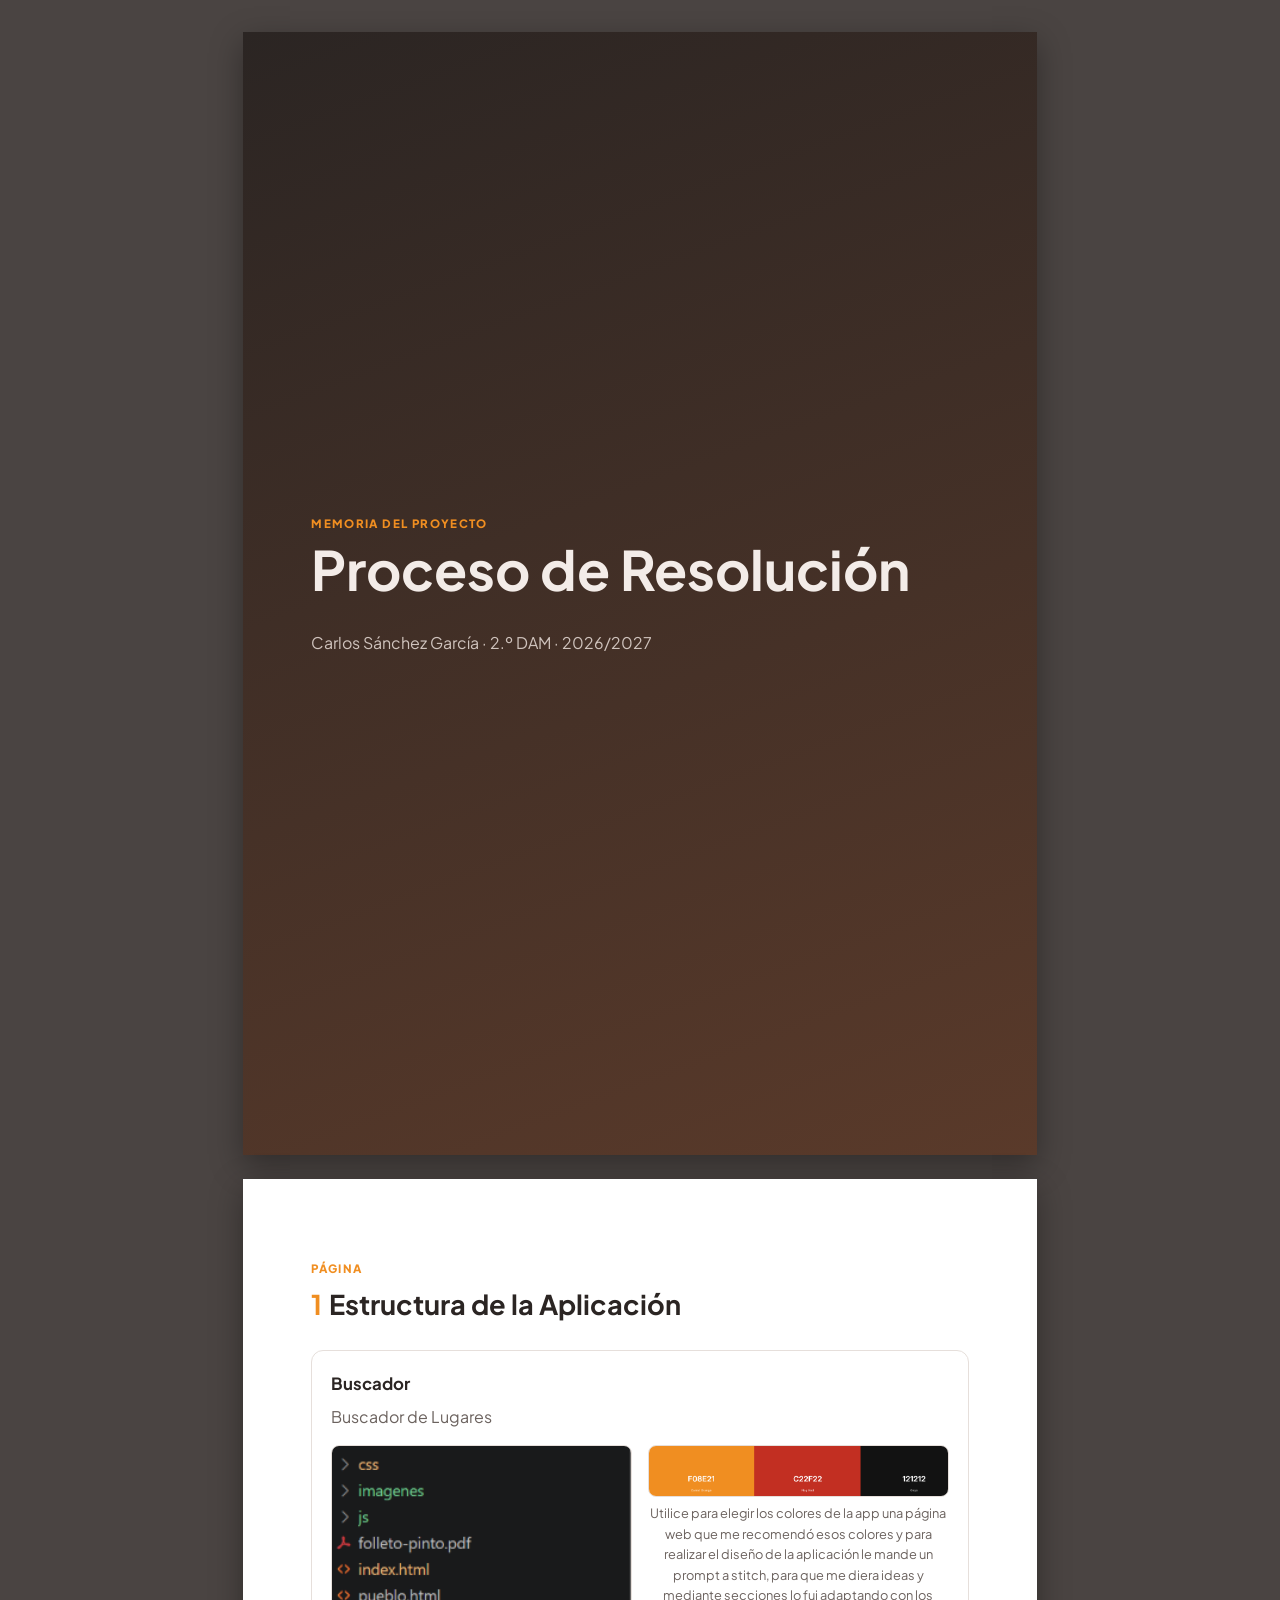
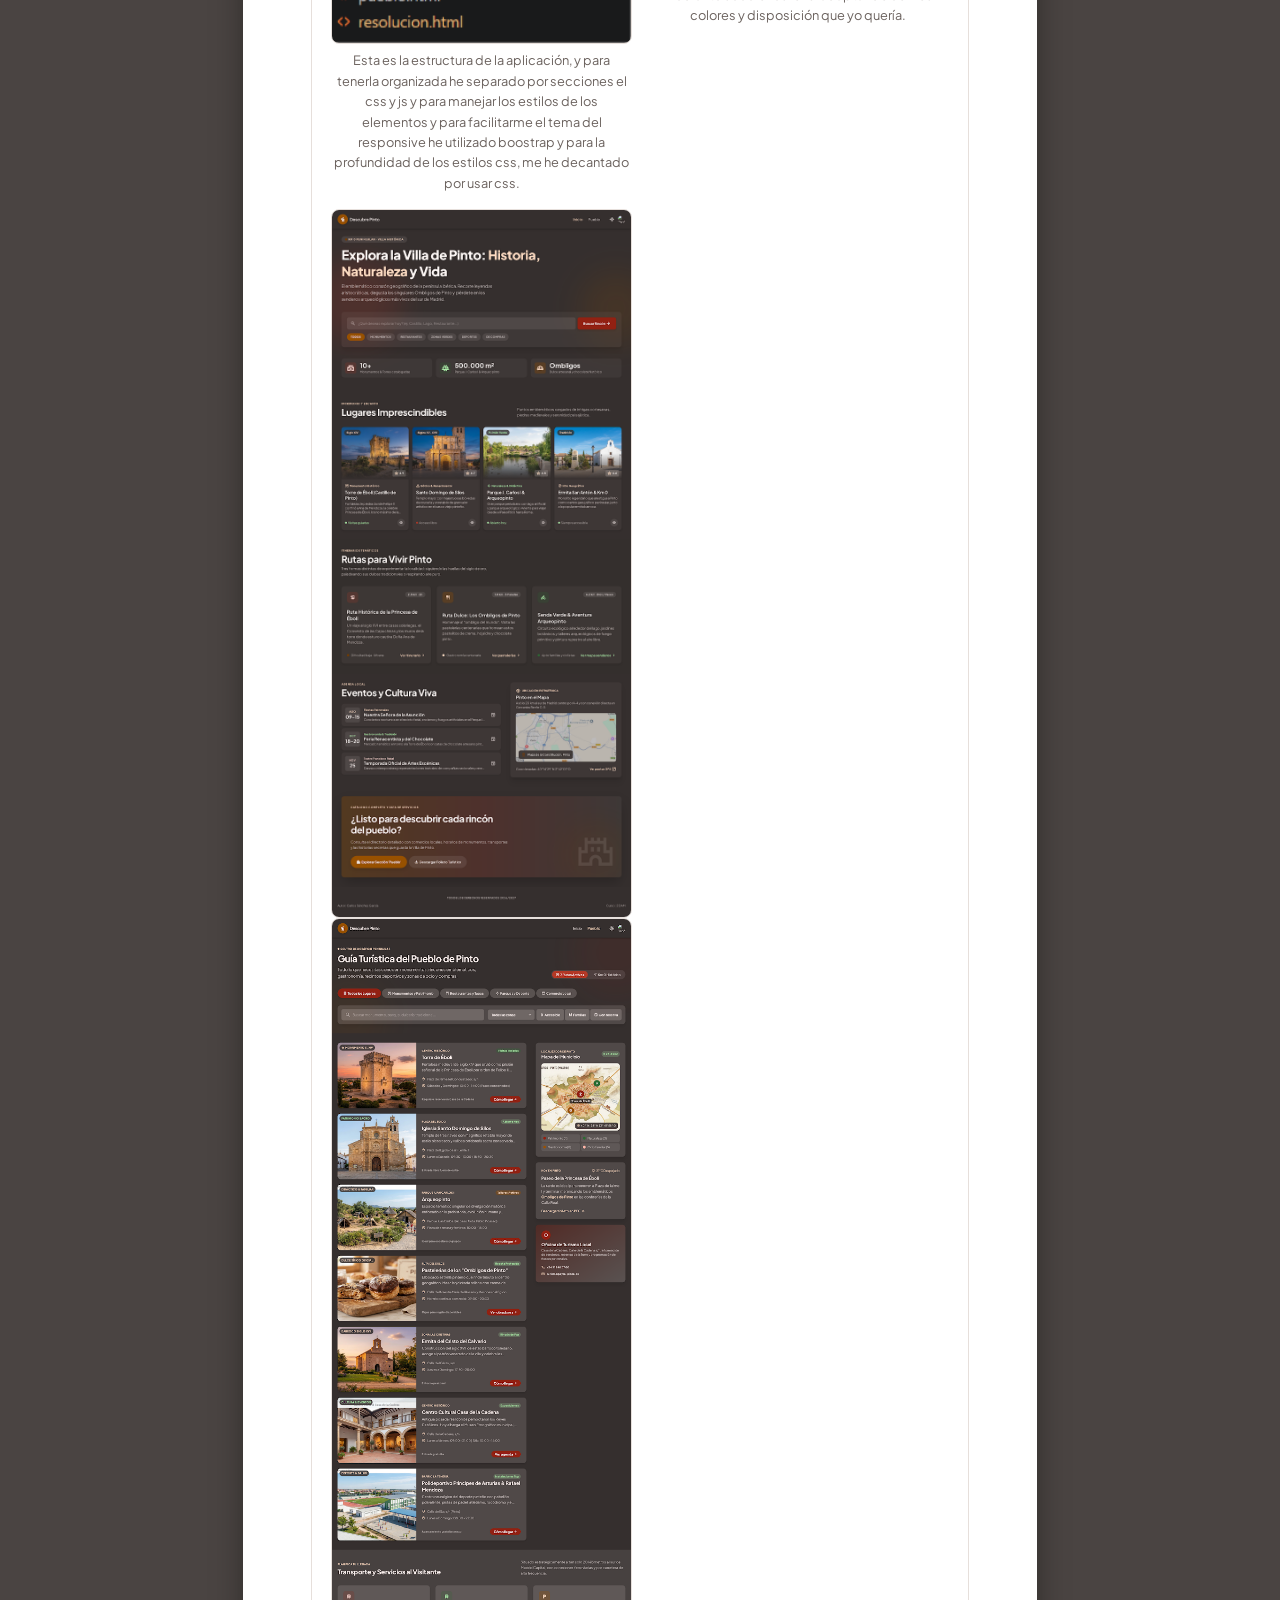
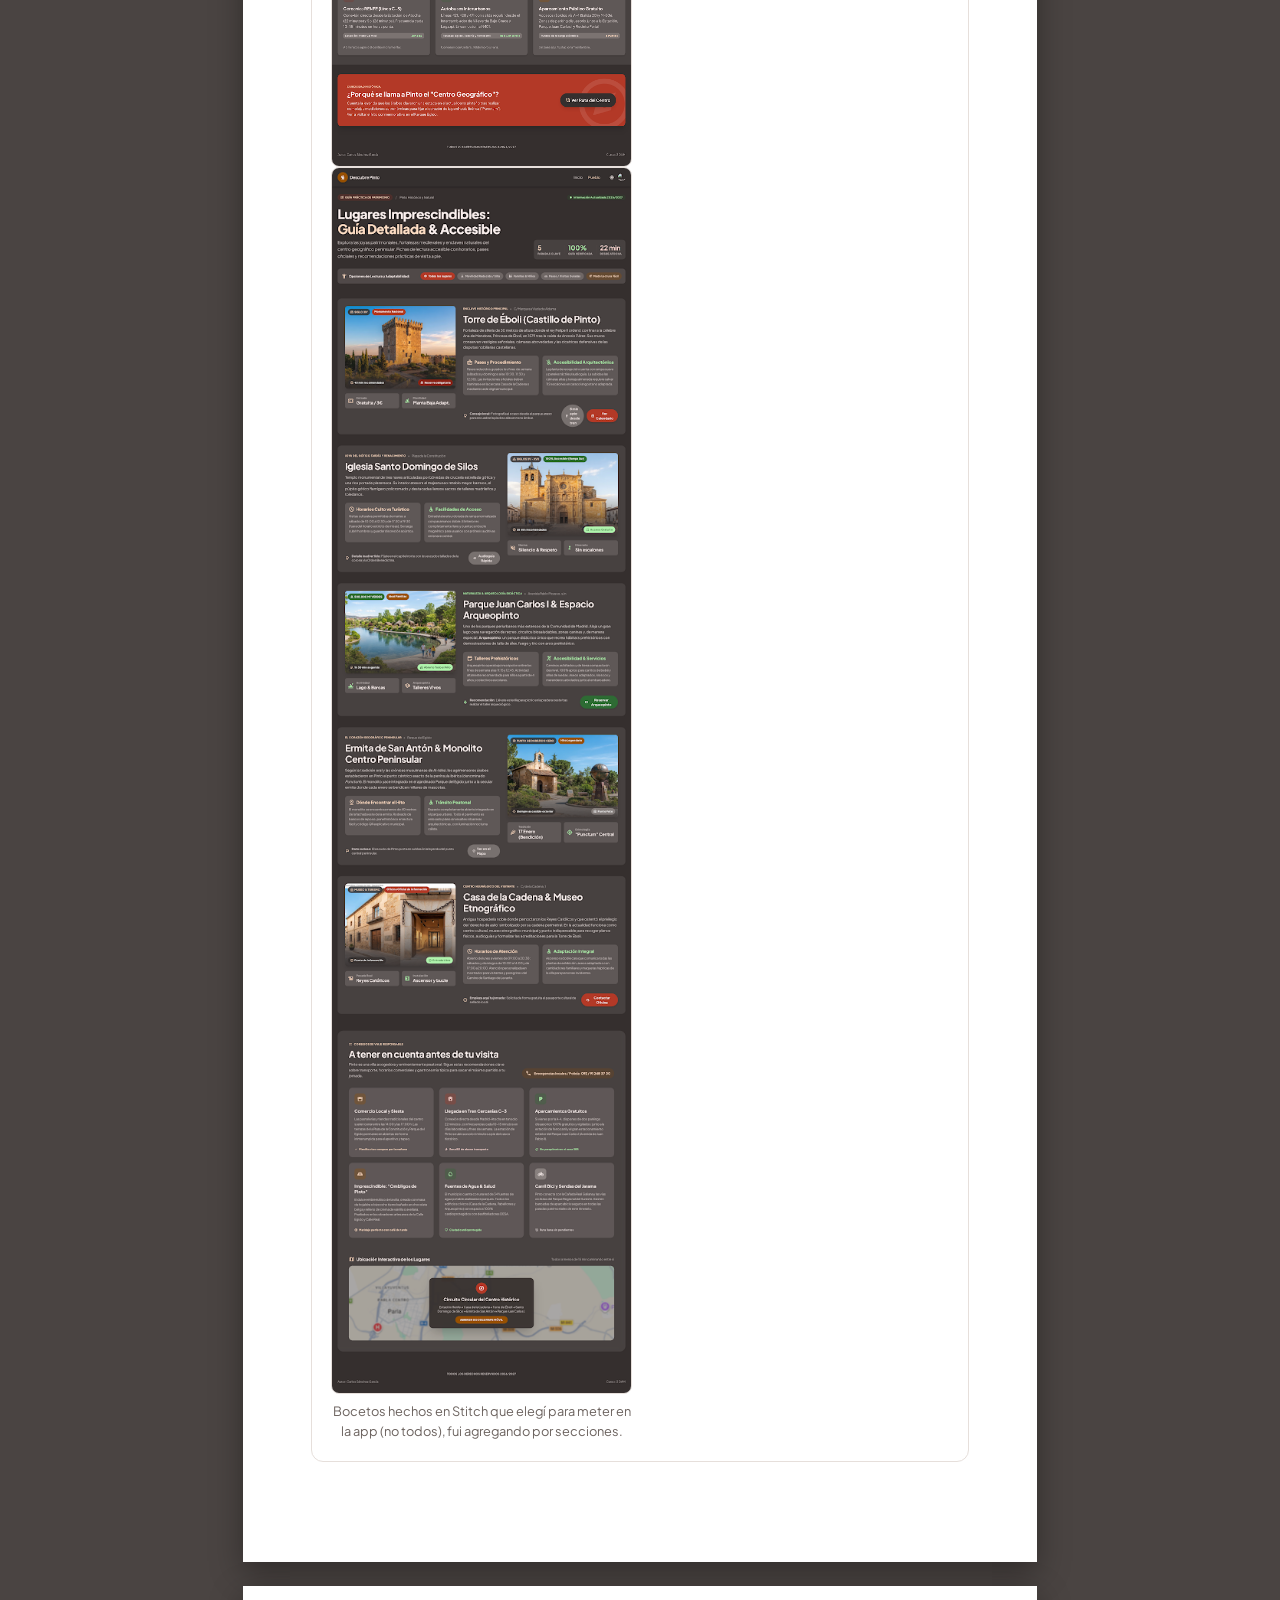
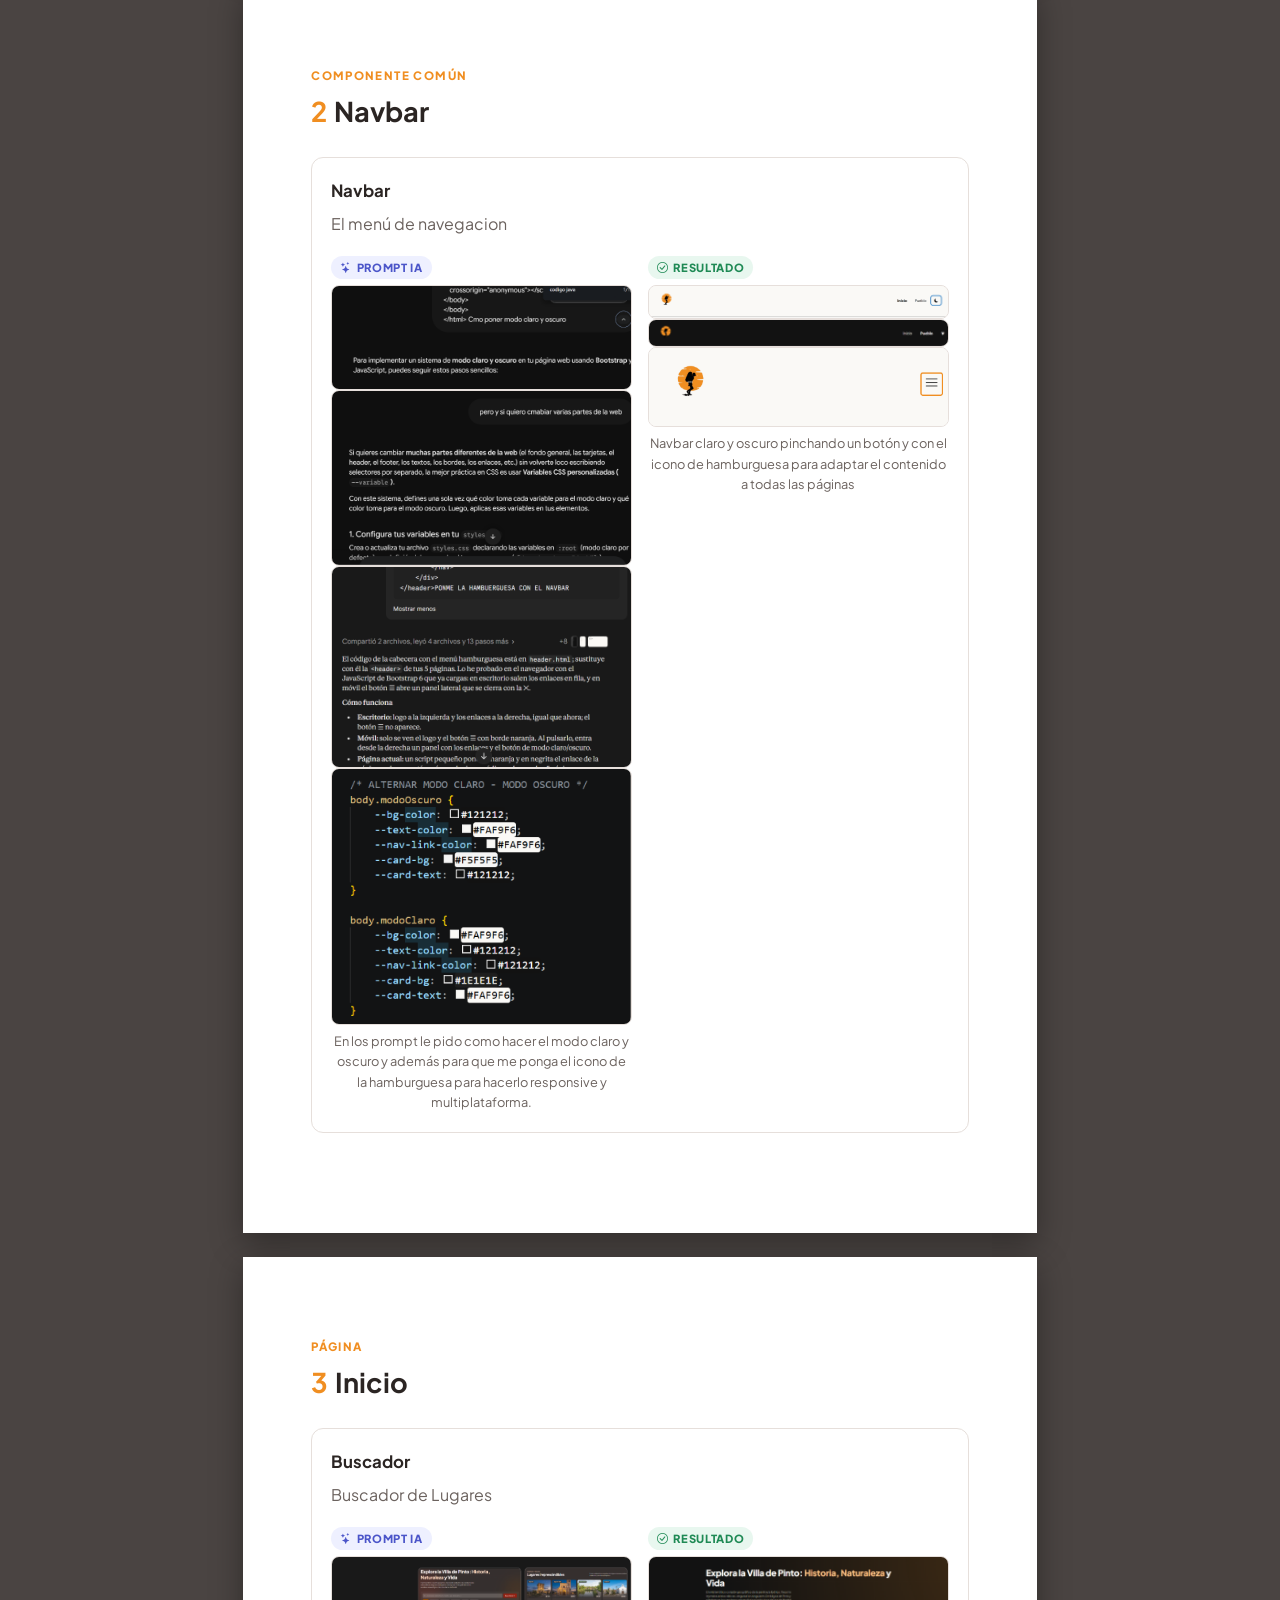
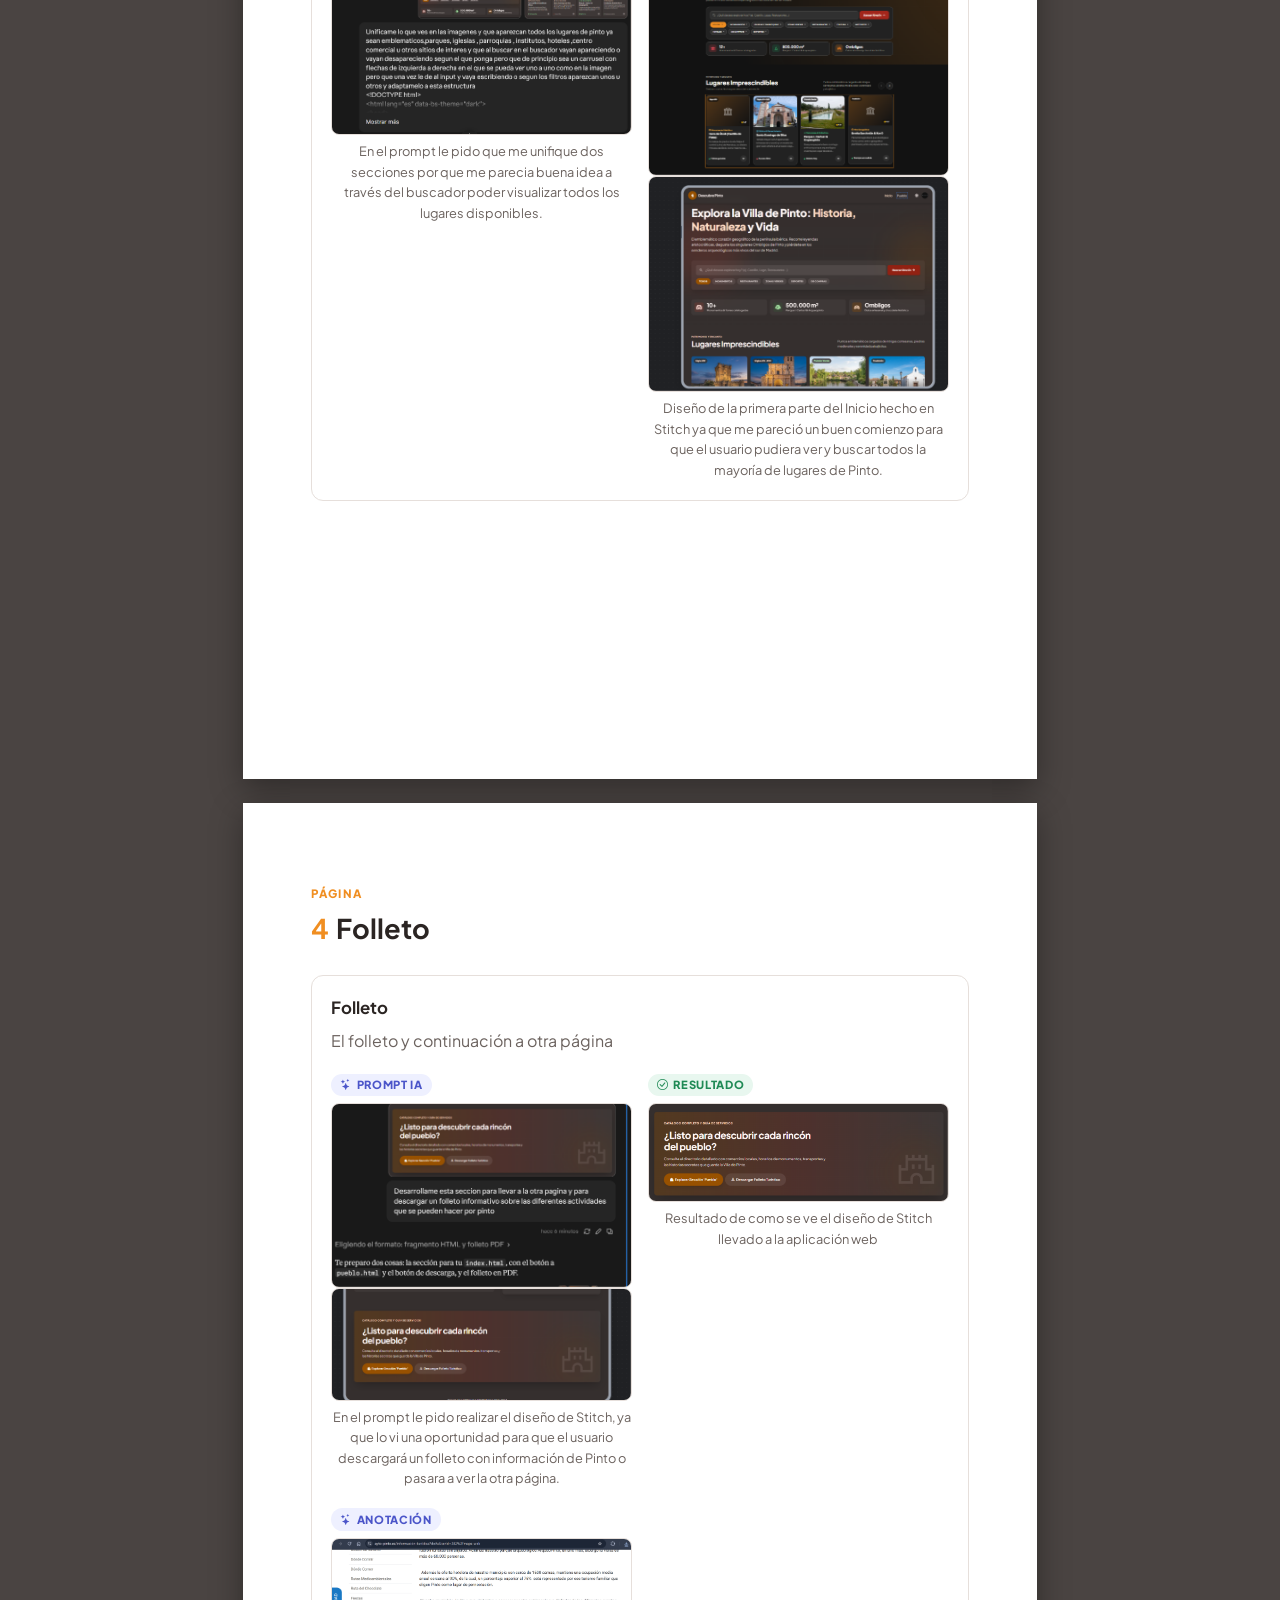
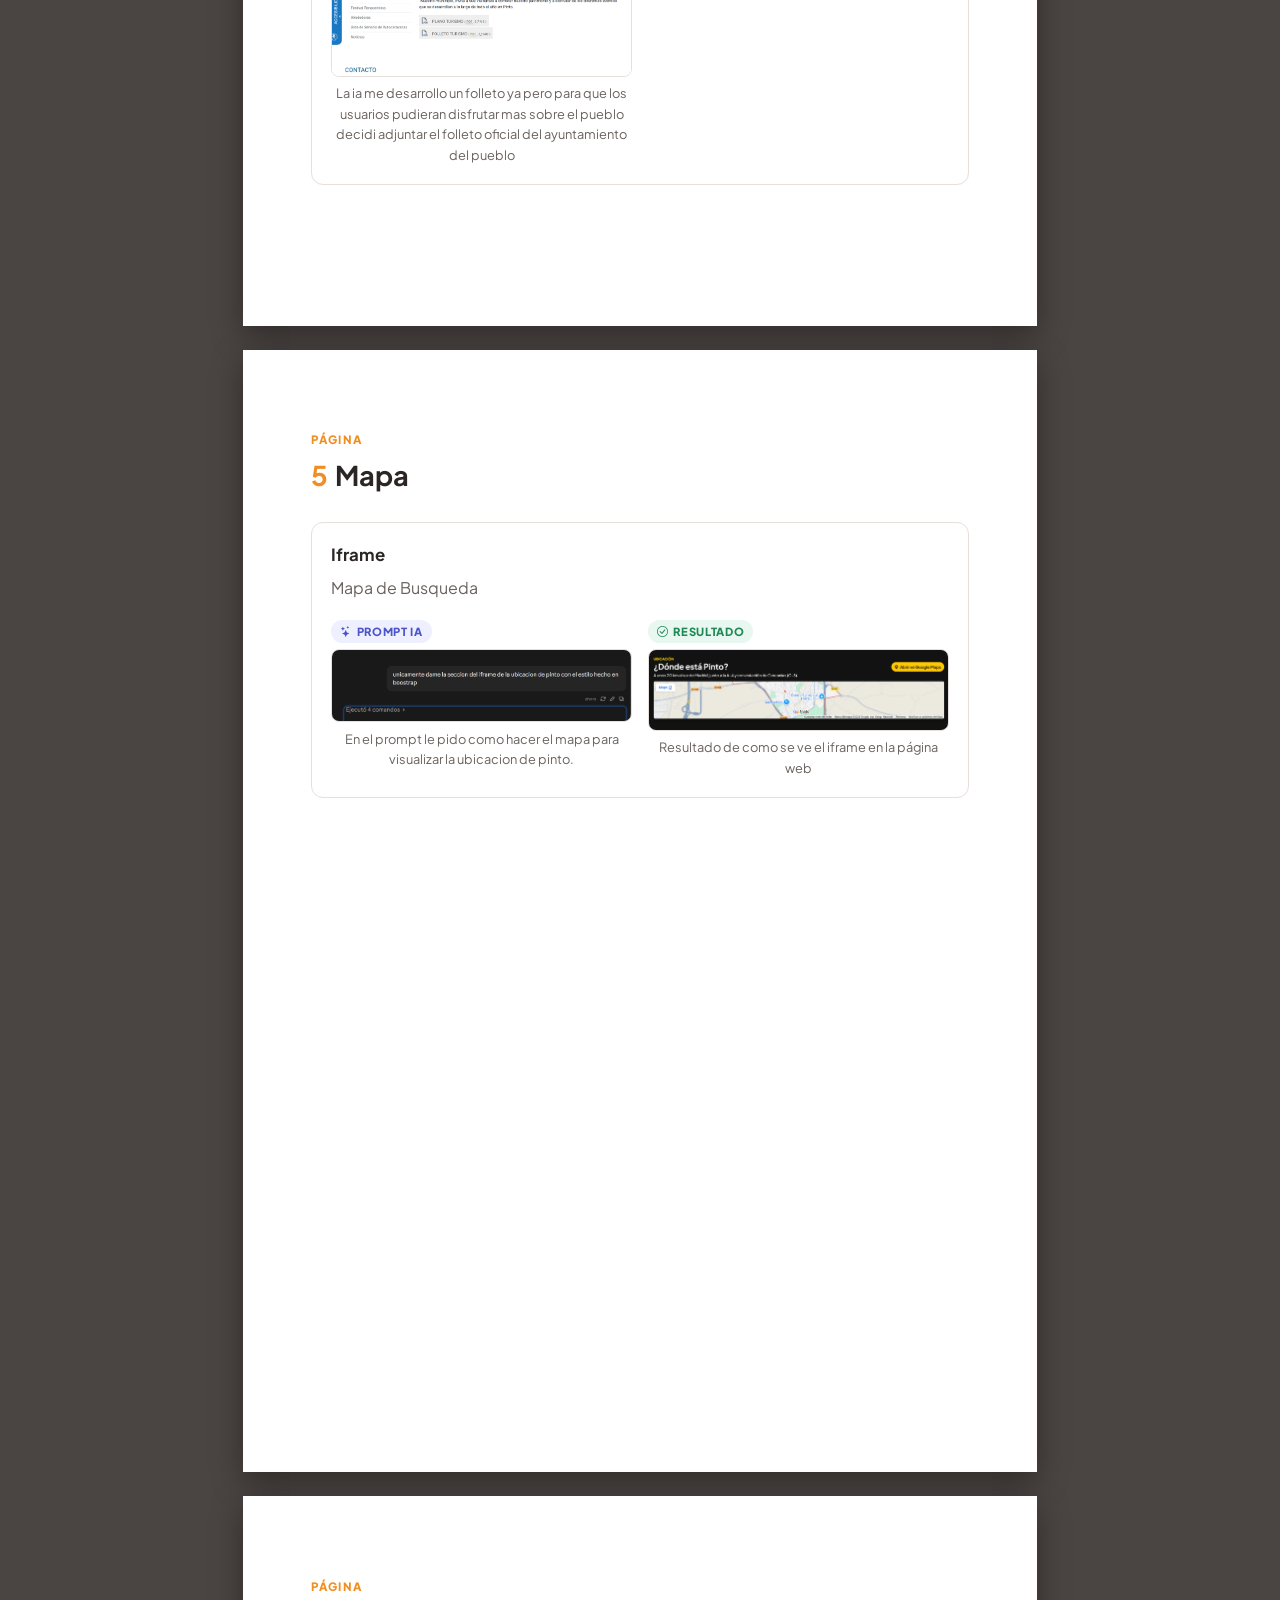
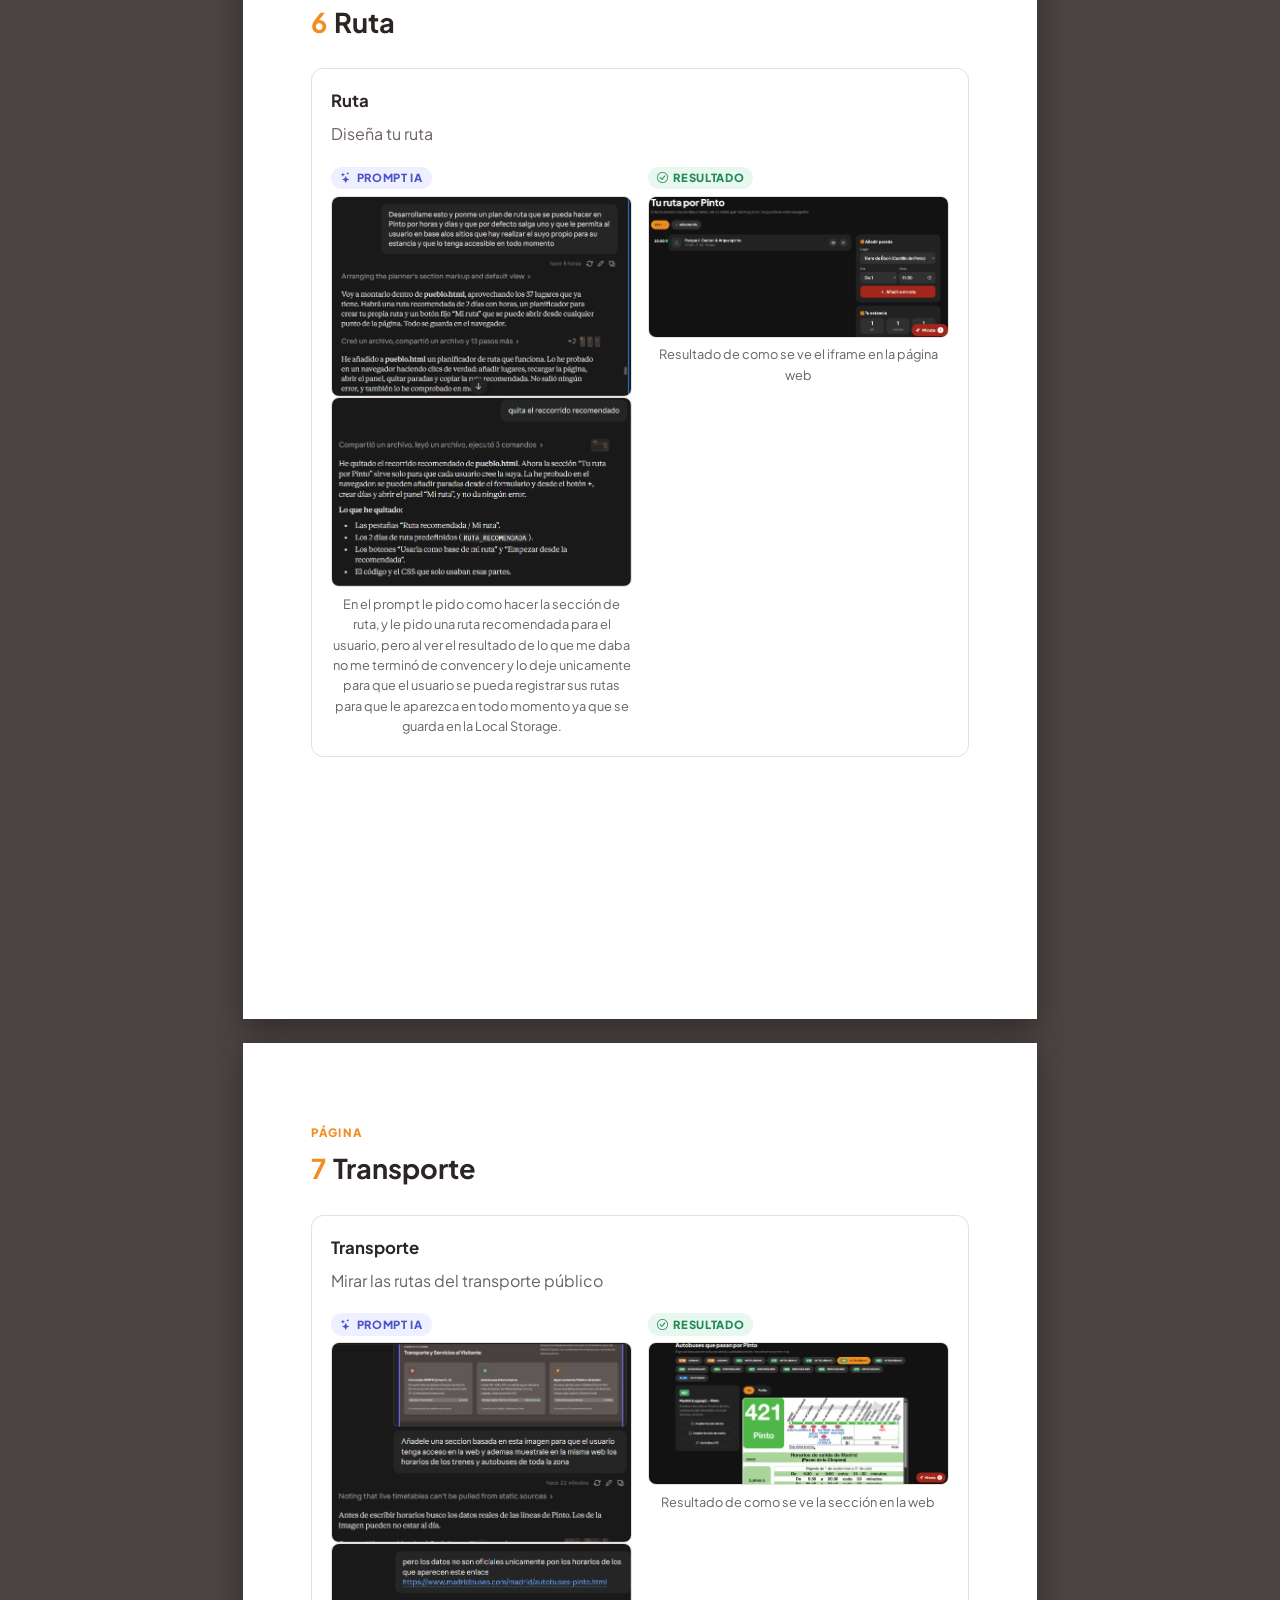
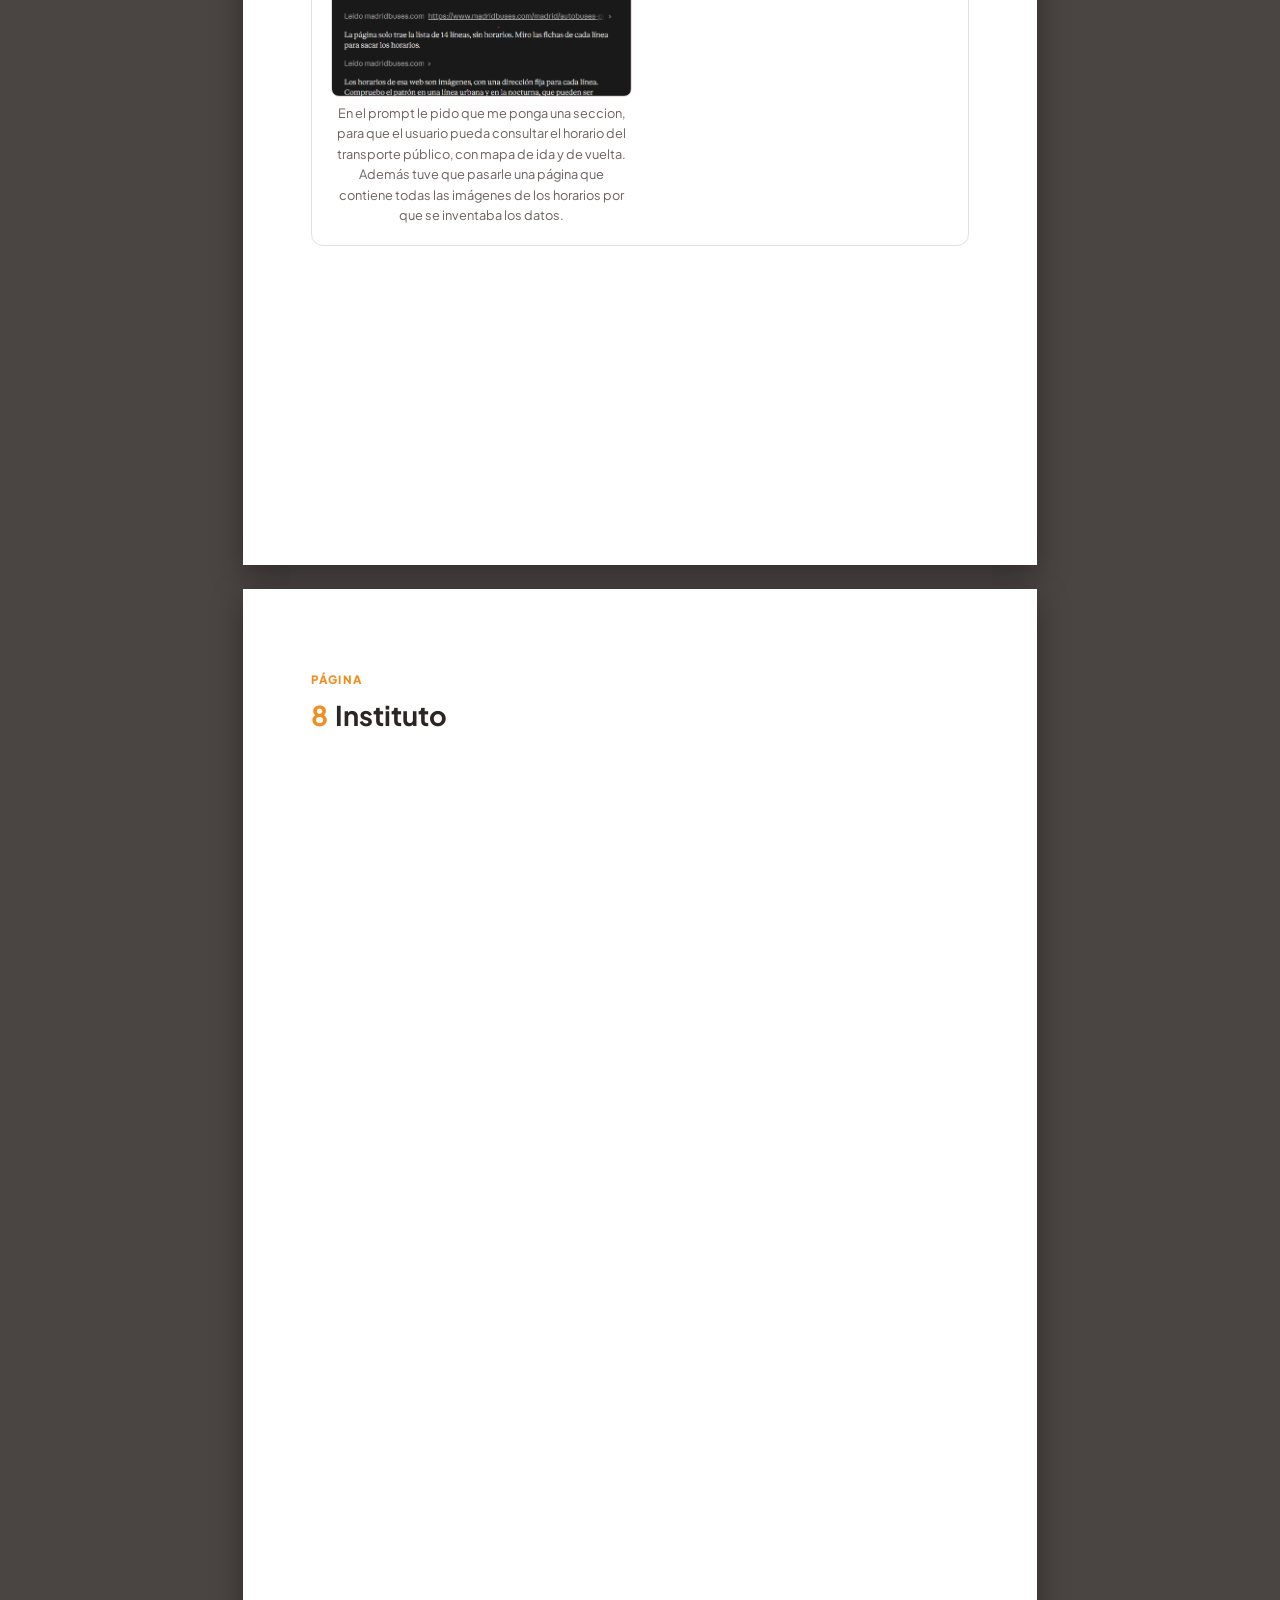
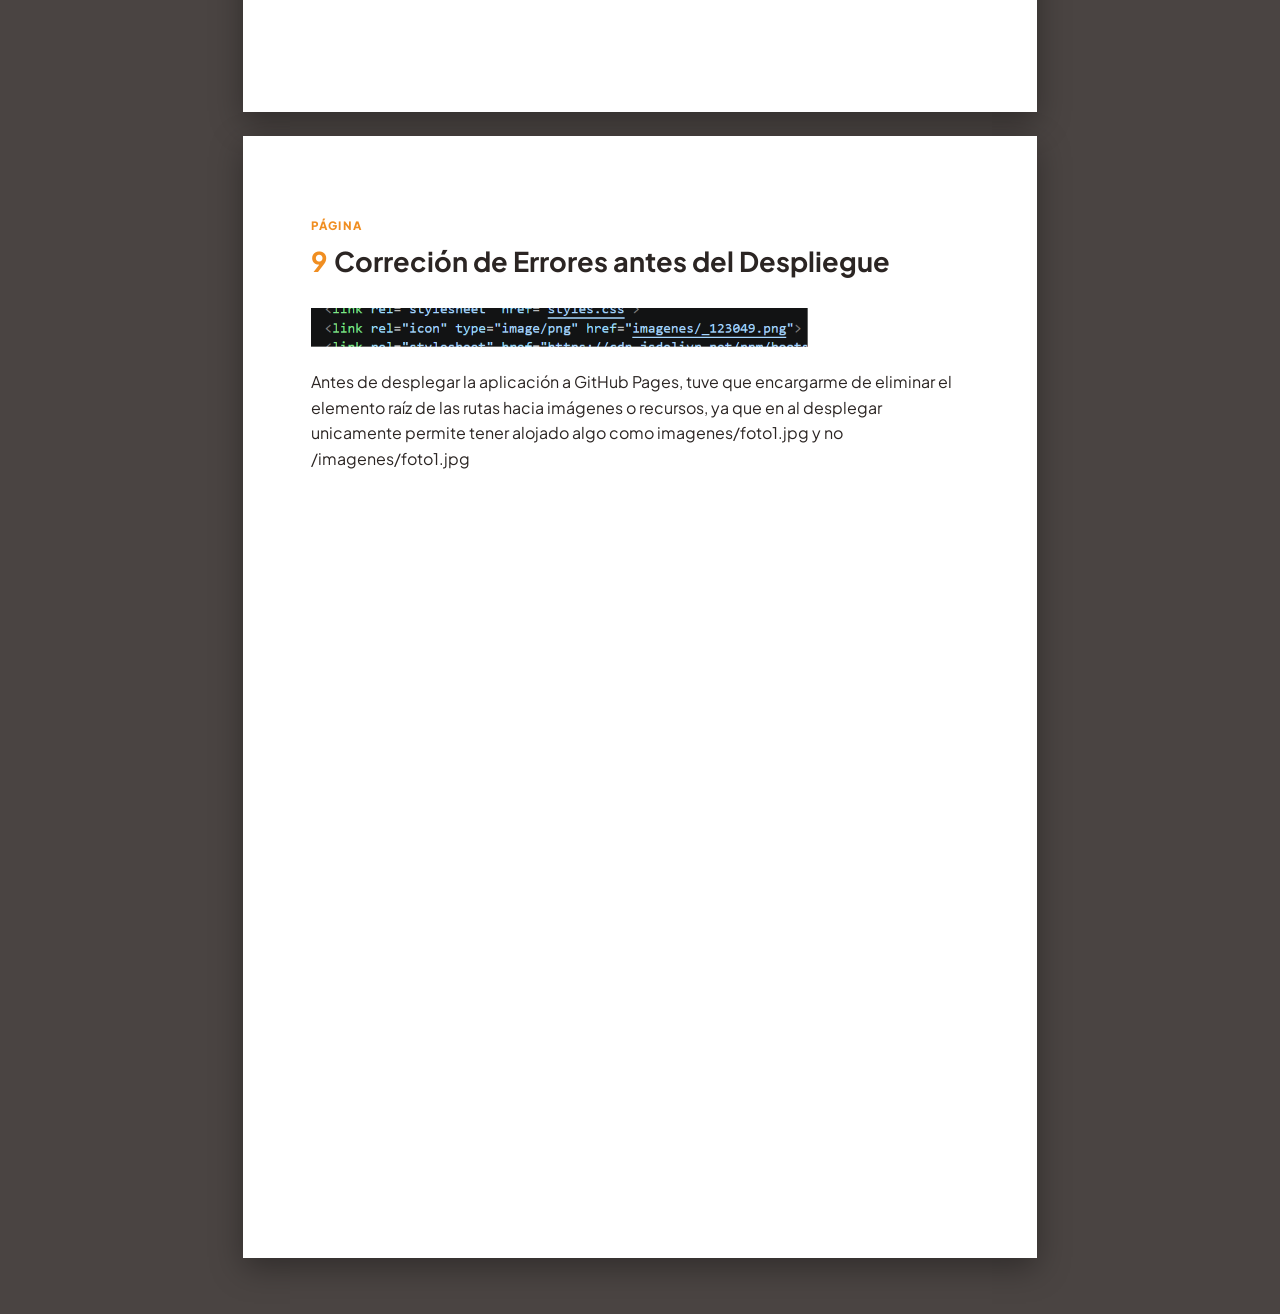
<file: resolucion.html>
<!DOCTYPE html>
<html lang="es">

<head>
    <meta charset="UTF-8">
    <meta name="viewport" content="width=device-width, initial-scale=1.0">
    <title>Proceso de Resolución</title>
    <link rel="icon" type="image/png" href="imagenes/_123049.png">
    <link rel="stylesheet" href="https://cdn.jsdelivr.net/npm/bootstrap-icons@1.13.2/font/bootstrap-icons.min.css">
    <link href="https://fonts.googleapis.com/css2?family=Plus+Jakarta+Sans:wght@400;600;700;800&display=swap"
        rel="stylesheet">

    <style>
        :root {
            --naranja: #F08E21;
            --rojo: #A3261B;
            --tinta: #2b2523;
            --gris: #6b625e;
            --linea: #e6dfdb;
            --suave: #faf6f3;
        }

        * {
            box-sizing: border-box;
        }

        body {
            margin: 0;
            padding: 2rem 1rem;
            background: #4a4442;
            color: var(--tinta);
            line-height: 1.6;
            font-family: 'Plus Jakarta Sans', system-ui, sans-serif;
        }

        /* Hoja tipo PDF */
        .hoja {
            max-width: 210mm;
            min-height: 297mm;
            margin: 0 auto 1.5rem;
            padding: 20mm 18mm;
            background: #fff;
            box-shadow: 0 10px 30px rgba(0, 0, 0, .35);
        }

        .portada {
            display: flex;
            flex-direction: column;
            justify-content: center;
            color: #f3ece8;
            background: linear-gradient(160deg, #2b2523, #5a3a2a);
        }

        .portada h1 {
            font-size: clamp(2.2rem, 7vw, 3.4rem);
            line-height: 1.05;
            margin: .5rem 0 1rem;
        }

        .portada p {
            color: #cfc3bd;
        }

        .ante {
            font-size: .72rem;
            font-weight: 800;
            letter-spacing: .12em;
            text-transform: uppercase;
            color: var(--naranja);
        }

        h2 {
            font-size: 1.7rem;
            margin: .2rem 0 1.5rem;
        }

        h2 .n {
            color: var(--naranja);
            margin-right: .4rem;
        }

        /* Paso = prompt de IA + resultado */
        .paso {
            border: 1px solid var(--linea);
            border-radius: 12px;
            padding: 1.2rem;
            margin-bottom: 1.5rem;
            break-inside: avoid;
        }

        .paso h3 {
            margin: 0 0 .4rem;
            font-size: 1.05rem;
        }

        .paso>p {
            margin: 0 0 1rem;
            color: var(--gris);
        }

        .par {
            display: grid;
            grid-template-columns: 1fr 1fr;
            gap: 1rem;
        }

        .par figure {
            margin: 0;
        }

        .par img {
            width: 100%;
            display: block;
            border: 1px solid var(--linea);
            border-radius: 8px;
            background: var(--suave);
        }

        .par figcaption {
            margin-top: .4rem;
            font-size: .8rem;
            color: var(--gris);
            text-align: center;
        }

        .etiq {
            display: inline-flex;
            align-items: center;
            gap: .3rem;
            font-size: .7rem;
            font-weight: 800;
            text-transform: uppercase;
            letter-spacing: .06em;
            padding: .15rem .55rem;
            border-radius: 999px;
            margin-bottom: .4rem;
        }

        .etiq.prompt {
            background: #eef0ff;
            color: #4b55c9;
        }

        .etiq.resultado {
            background: #e8f7ef;
            color: #1f8a55;
        }

        @media (max-width: 640px) {
            body {
                padding: 0;
                background: #fff;
            }

            .hoja {
                min-height: auto;
                padding: 2rem 1.2rem;
                margin: 0;
                box-shadow: none;
                border-bottom: 8px solid #eee;
            }

            .par {
                grid-template-columns: 1fr;
            }

            /* en móvil, resultado debajo del prompt */
        }

        @page {
            size: A4;
            margin: 0;
        }

        @media print {
            body {
                background: #fff;
                padding: 0;
                -webkit-print-color-adjust: exact;
                print-color-adjust: exact;
            }

            .hoja {
                margin: 0;
                box-shadow: none;
                page-break-after: always;
            }

            .par img {
                max-height: 100mm;
                object-fit: contain;
            }
        }
    </style>
</head>

<body>

    <!-- ===== PORTADA ===== -->
    <section class="hoja portada">
        <span class="ante">Memoria del proyecto</span>
        <h1>Proceso de Resolución</h1>
        <p>Carlos Sánchez García · 2.º DAM · 2026/2027</p>
    </section>

        <section class="hoja">
            <span class="ante">Página</span>
            <h2><span class="n">1</span>Estructura de la Aplicación</h2>
            <div class="paso">
                <h3>Buscador</h3>
                <p>Buscador de Lugares</p>
                <div class="par">
                    <figure>
                        <img src="imagenes/explicacion/Anotaciones/estructuraApp.png" alt="Prompt">
                        <figcaption>Esta es la estructura de la aplicación, y para tenerla organizada he separado por secciones el css y js y para manejar los estilos de los elementos y para
                            facilitarme el tema del responsive he utilizado boostrap y para la profundidad de los estilos css, me he decantado por usar css.
                        </figcaption>
                    </figure>
                    <figure>
                        <img src="imagenes/explicacion/Anotaciones/ColoresWeb.png" alt="Colores">
                        <figcaption>Utilice para elegir los colores de la app una página web que me recomendó esos colores y para realizar el diseño de la aplicación le mande un prompt a stitch, para que me diera ideas y mediante secciones lo fui adaptando con los colores y disposición que yo quería.
                        </figcaption>
                    </figure>
                    <figure>
                            <img src="imagenes/Stitch/1.png" alt="Stitch">
                            <img src="imagenes/Stitch/2.png" alt="Stitch">
                            <img src="imagenes/Stitch/3.png" alt="Stitch">
                        <figcaption>Bocetos hechos en Stitch que elegí para meter en la app (no todos), fui agregando por secciones.
                        </figcaption>
                    </figure>
                </div>
            </div>
        </section>

                           

    <!-- ===== 1. NAVBAR ===== -->
    <section class="hoja">
        <span class="ante">Componente común</span>
        <h2><span class="n">2</span>Navbar</h2>

        <!-- ▼▼▼ BLOQUE PASO: copia desde aquí... ▼▼▼ -->
        <div class="paso">
            <h3>Navbar</h3>
            <p>El menú de navegacion</p>
            <div class="par">
                <figure>
                    <span class="etiq prompt"><i class="bi bi-stars"></i> Prompt IA</span>
                    <img src="imagenes/explicacion/IA/claroYscuroprompt.png" alt="Prompt">
                    <img src="imagenes/explicacion/IA/claroYoscuro.png" alt="Prompt">
                    <img src="imagenes/explicacion/IA/hamburguesa.png" alt="Prompt">
                    <img src="imagenes/explicacion/Anotaciones/cssClaroOscuro.png" alt="Anotación">
                    
                    <figcaption>En los prompt le pido como hacer el modo claro y oscuro y además para que me ponga el icono
                        de la hamburguesa para hacerlo responsive y multiplataforma.
                    </figcaption>
                </figure>
                <figure>
                    <span class="etiq resultado"><i class="bi bi-check-circle"></i> Resultado</span>
                    <img src="imagenes/explicacion/navbarClaro.png" alt="Resultado">
                    <img src="imagenes/explicacion/navbarOscuro.png" alt="Resultado">
                    <img src="imagenes/explicacion/navbarHamburguesa.png" alt="Resultado">
                    <figcaption>Navbar claro y oscuro pinchando un botón y con el icono de hamburguesa para adaptar el contenido a todas las páginas</figcaption>
                </figure>
            </div>
        </div>
        <!-- ▲▲▲ ...hasta aquí ▲▲▲ -->
    </section>


    <!-- ===== 2. PÁGINA INICIO ===== -->
    <section class="hoja">
        <span class="ante">Página</span>
        <h2><span class="n">3</span>Inicio</h2>
        <div class="paso">
            <h3>Buscador</h3>
            <p>Buscador de Lugares</p>
            <div class="par">
                <figure>
                    <span class="etiq prompt"><i class="bi bi-stars"></i> Prompt IA</span>
                    <img src="imagenes/explicacion/IA/SeccionIndex.png" alt="Prompt">
                    <figcaption>En el prompt le pido que me unifique dos secciones por que me parecia buena idea a través del buscador poder visualizar todos los lugares disponibles.
                    </figcaption>
                </figure>
                <figure>
                    <span class="etiq resultado"><i class="bi bi-check-circle"></i> Resultado</span>
                    <img src="imagenes/explicacion/sseccionIndex.png" alt="Resultado">
                    <img src="imagenes/explicacion/StitchAI IndexInicio.png" alt="Resultado">
                    <figcaption>Diseño de la primera parte del Inicio hecho en Stitch ya que me pareció un buen comienzo para que el usuario pudiera ver y buscar todos la mayoría de lugares de
                        Pinto.
                    </figcaption>
                </figure>
            </div>
        </div>
    </section>


    <!-- ===== 3. PÁGINA Folleto ===== -->
    <section class="hoja">
        <span class="ante">Página</span>
        <h2><span class="n">4</span>Folleto</h2>
                <div class="paso">
                    <h3>Folleto</h3>
                    <p>El folleto y continuación a otra página</p>
                    <div class="par">
                        <figure>
                            <span class="etiq prompt"><i class="bi bi-stars"></i> Prompt IA</span>
                            <img src="imagenes/explicacion/IA/promptFolleto.png" alt="Prompt">
                            <img src="imagenes/explicacion/StitchFolleto.png" alt="Prompt">
                            <figcaption>En el prompt le pido realizar el diseño de Stitch, ya que lo vi una oportunidad para que el usuario descargará un folleto con información de Pinto o
                                pasara a ver la otra página.
                            </figcaption>
                        </figure>
                        <figure>
                            <span class="etiq resultado"><i class="bi bi-check-circle"></i> Resultado</span>
                            <img src="imagenes/explicacion/folletoDescargar.png" alt="Resultado">
                            <figcaption>Resultado de como se ve el diseño de Stitch llevado a la aplicación web</figcaption>
                        </figure>
                        <figure>
                            <span class="etiq prompt"><i class="bi bi-stars"></i>Anotación</span>
                            <img src="imagenes/explicacion/Anotaciones/plano y folleto integrado APP.png" alt="folleto">
                            <figcaption>La ia me desarrollo un folleto ya pero para que los usuarios pudieran disfrutar mas sobre el pueblo decidi adjuntar el folleto oficial del ayuntamiento del pueblo
                            </figcaption>
                        </figure>
                    </div>
                </div>
    </section>


    <!-- ===== 4. PÁGINA PUEBLO ===== -->
    <section class="hoja">
        <span class="ante">Página</span>
        <h2><span class="n">5</span>Mapa</h2>
        <div class="paso">
            <h3>Iframe</h3>
            <p>Mapa de Busqueda</p>
            <div class="par">
                <figure>
                    <span class="etiq prompt"><i class="bi bi-stars"></i> Prompt IA</span>
                    <img src="imagenes/explicacion/IA/iframeIA.png" alt="Prompt">
        
                    <figcaption>En el prompt le pido como hacer el mapa para visualizar la ubicacion de pinto.
                    </figcaption>
                </figure>
                <figure>
                    <span class="etiq resultado"><i class="bi bi-check-circle"></i> Resultado</span>
                    <img src="imagenes/explicacion/iframe.png" alt="Resultado">
                    <figcaption>Resultado de como se ve el iframe en la página web</figcaption>
                </figure>
            </div>
        </div>
    </section>


    <!-- ===== 5. PÁGINA INSTITUTO ===== -->
    <section class="hoja">
        <span class="ante">Página</span>
        <h2><span class="n">6</span>Ruta</h2>
                <div class="paso">
                    <h3>Ruta</h3>
                    <p>Diseña tu ruta</p>
                    <div class="par">
                        <figure>
                            <span class="etiq prompt"><i class="bi bi-stars"></i> Prompt IA</span>
                            <img src="imagenes/explicacion/IA/rutaIAprompt.png" alt="Prompt">
                            <img src="imagenes/explicacion/IA/QuitaRutaRecomendadaPrompt.png" alt="Prompt">
                
                            <figcaption>En el prompt le pido como hacer la sección de ruta, y le pido una ruta recomendada para el usuario, pero al ver el resultado de lo que me daba no me terminó de convencer y lo deje unicamente para que el usuario
                                se pueda registrar sus rutas para que le aparezca en todo momento ya que se guarda en la Local Storage.
                            </figcaption>
                        </figure>
                        <figure>
                            <span class="etiq resultado"><i class="bi bi-check-circle"></i> Resultado</span>
                            <img src="imagenes/explicacion/ResultadoRuta.png" alt="Resultado">
                            <figcaption>Resultado de como se ve el iframe en la página web</figcaption>
                        </figure>
                    </div>
                </div>
    </section>


        <!-- ===== 5. PÁGINA INSTITUTO ===== -->
        <section class="hoja">
            <span class="ante">Página</span>
            <h2><span class="n">7</span>Transporte</h2>
                            <div class="paso">
                                <h3>Transporte</h3>
                                <p>Mirar las rutas del transporte público</p>
                                <div class="par">
                                    <figure>
                                        <span class="etiq prompt"><i class="bi bi-stars"></i> Prompt IA</span>
                                        <img src="imagenes/explicacion/IA/promptIATransporte.png" alt="Prompt">
                                        <img src="imagenes/explicacion/IA/PromptCorreccionHorarioBuses.png" alt="Prompt">
                            
                                        <figcaption>En el prompt le pido que me ponga una seccion, para que el usuario pueda consultar el horario del transporte público, con mapa de ida y de vuelta.
                                            Además tuve que pasarle una página que contiene todas las imágenes de los horarios por que se inventaba los datos.
                                        </figcaption>
                                    </figure>
                                    <figure>
                                        <span class="etiq resultado"><i class="bi bi-check-circle"></i> Resultado</span>
                                        <img src="imagenes/explicacion/SeccionTransporteResultado.png" alt="Resultado">
                                        <figcaption>Resultado de como se ve la sección en la web</figcaption>
                                    </figure>
                                </div>
                            </div>
        </section>

            <!-- ===== 5. PÁGINA INSTITUTO ===== -->
            <section class="hoja">
                <span class="ante">Página</span>
                <h2><span class="n">8</span>Instituto</h2>
                <!-- Pega aquí tus bloques PASO -->
            </section>


                <!-- ===== 5. PÁGINA INSTITUTO ===== -->
    <section class="hoja">
        <span class="ante">Página</span>
        <h2><span class="n">9</span>Correción de Errores antes del Despliegue</h2>
        <img src="imagenes/explicacion/Anotaciones/rutas.png" alt="rutas a recursos">
        <p>Antes de desplegar la aplicación a GitHub Pages, tuve que encargarme de eliminar el elemento raíz de las rutas hacia imágenes o recursos,
            ya que en al desplegar unicamente permite tener alojado algo como imagenes/foto1.jpg y no /imagenes/foto1.jpg
        </p>
    </section>



</body>

</html>
</file>
